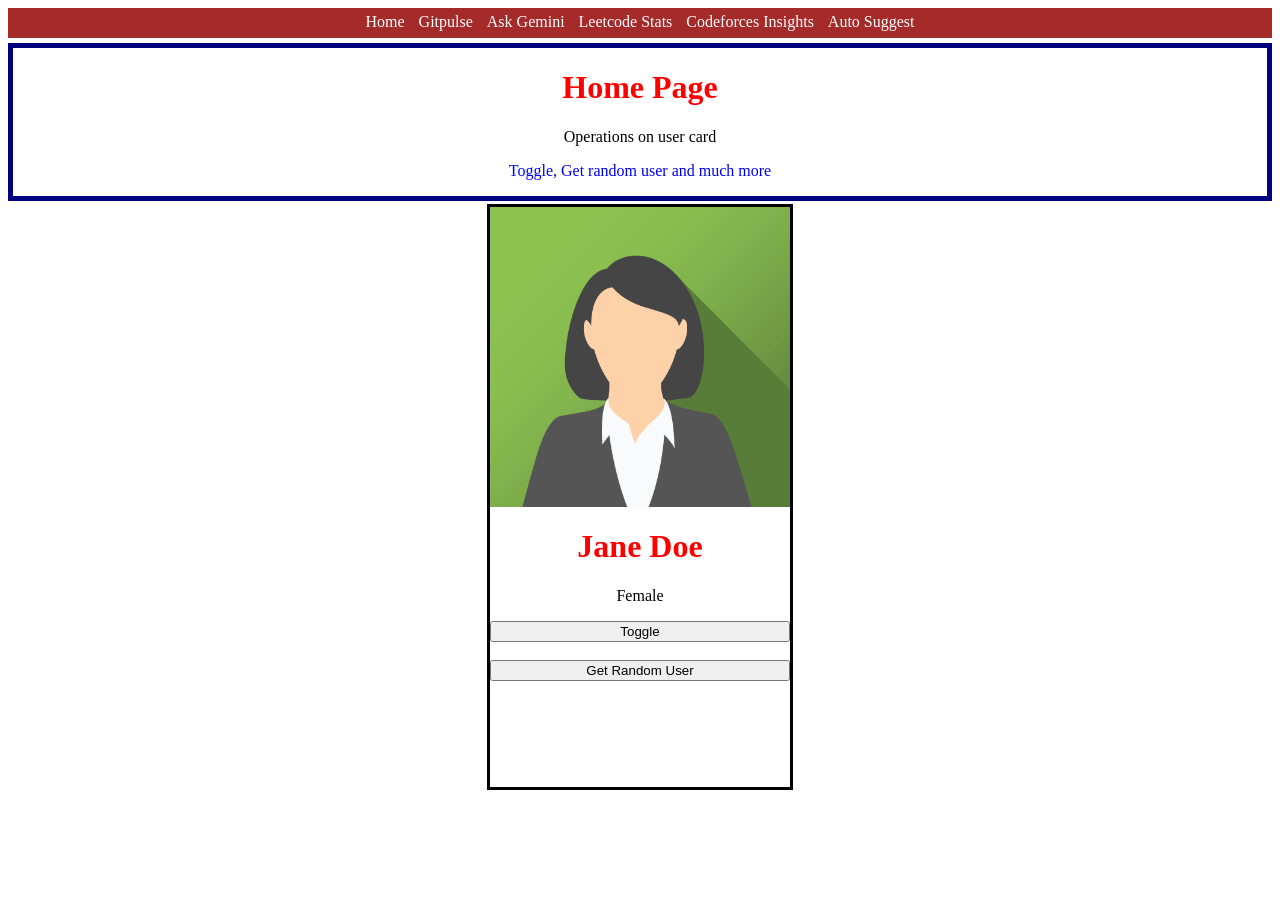
<file: frontend/index.html>
<!DOCTYPE html>
<html lang="en">
<head>
  <meta charset="UTF-8">
  <meta name="viewport" content="width=device-width, initial-scale=1.0">
  <title>Document</title>
  <link rel="stylesheet" href="index.css">
</head>
<body>

  <div id="nav">
    <a href="/"> Home </a>
    <a href="/gitpulse.html" target="_blank"> Gitpulse </a>
    <a href="/askgemini.html"> Ask Gemini </a>
    <a href="/leetcode-stats.html"> Leetcode Stats </a>
    <a href="/codeforces-insights.html"> Codeforces Insights </a>
    <a href="/pages/auto-suggest.html"> Auto Suggest </a>
    
  </div>
  <div id="home-intro">
    <h1> Home Page</h1>
    <p id="p1"> Operations on user card</p>
    <p id="p2"> Toggle, Get random user and much more</p>
  </div>

  <div id="card">
    <div id="card-img">
      <img id="img" src="./images/jane.png" alt="no img found">
    </div>

    <div id="action">
      <h1 id="card-name"> Jane Doe </h1>
      <p id="card-gender"> Female </p>
      
      
      <button onclick="toggle()" id="card-toggle"> Toggle </button>
      <br><br>
      <button onclick="getRandomUser()" id="card-random"> Get Random User </button>
    </div>
    </div>
  <script src="index.js"></script>
</body>
</html>
</file>
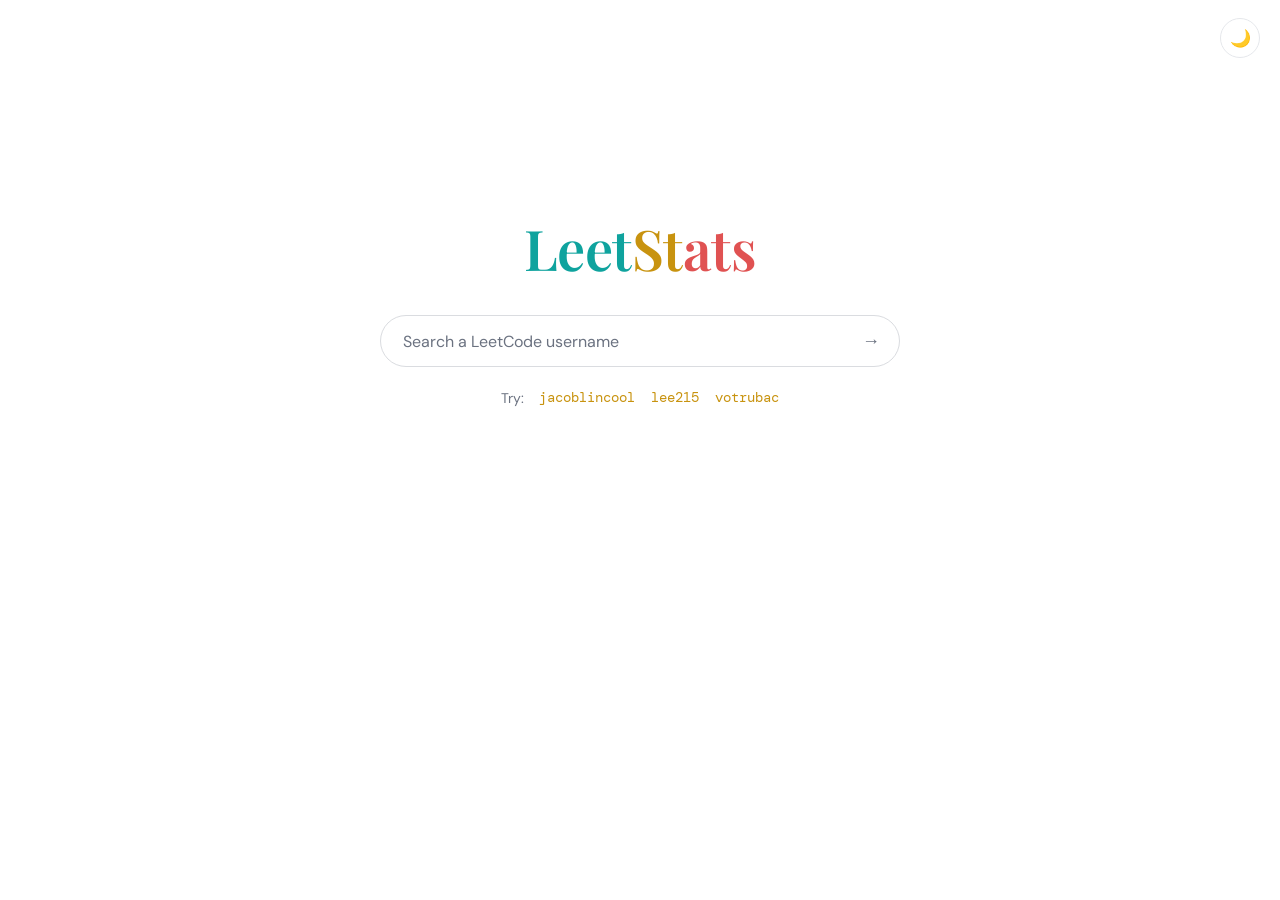
<file: frontend/leetcode-stats.html>
<!DOCTYPE html>
<html lang="en" data-theme="light">
<head>
<meta charset="UTF-8">
<meta name="viewport" content="width=device-width, initial-scale=1.0">
<title>LeetStats</title>
<link rel="preconnect" href="https://fonts.googleapis.com">
<link rel="preconnect" href="https://fonts.gstatic.com" crossorigin>
<link href="https://fonts.googleapis.com/css2?family=Playfair+Display:wght@600&family=DM+Sans:wght@400;500;700&family=DM+Mono:wght@400;500&display=swap" rel="stylesheet">

<style>
  :root, [data-theme="light"] {
    --bg: #ffffff;
    --text: #1f2328;
    --muted: #6b7280;
    --line: #e5e7eb;
    --surface: #ffffff;
    --input-border: #dadce0;
    --input-shadow: rgba(32, 33, 36, 0.12);
    --track: #f0f1f3;
    --easy: #0fa39e;
    --medium: #c8930f;
    --hard: #e05252;
    --accent: #c8930f;
    --card-shadow: 0 1px 3px rgba(32, 33, 36, 0.08), 0 8px 28px rgba(32, 33, 36, 0.06);
  }
  [data-theme="dark"] {
    --bg: #0a0b0d;
    --text: #e9e7e2;
    --muted: #8b8f98;
    --line: rgba(255, 255, 255, 0.09);
    --surface: #121418;
    --input-border: rgba(255, 255, 255, 0.14);
    --input-shadow: rgba(0, 0, 0, 0.5);
    --track: rgba(255, 255, 255, 0.08);
    --easy: #3ddad7;
    --medium: #e3b341;
    --hard: #ff6b6b;
    --accent: #e3b341;
    --card-shadow: 0 20px 50px rgba(0, 0, 0, 0.45);
  }

  * { margin: 0; padding: 0; box-sizing: border-box; }

  html, body { height: 100%; }

  body {
    background: var(--bg);
    color: var(--text);
    font-family: "DM Sans", system-ui, sans-serif;
    display: flex;
    flex-direction: column;
    align-items: center;
    transition: background 0.25s, color 0.25s;
  }

  /* theme toggle, top right */
  .theme-toggle {
    position: fixed;
    top: 18px;
    right: 20px;
    width: 40px;
    height: 40px;
    border-radius: 50%;
    border: 1px solid var(--line);
    background: var(--surface);
    color: var(--text);
    font-size: 17px;
    cursor: pointer;
    display: flex;
    align-items: center;
    justify-content: center;
    transition: background 0.25s, border-color 0.25s, transform 0.15s;
    z-index: 10;
  }
  .theme-toggle:hover { transform: scale(1.06); }
  .theme-toggle:focus-visible { outline: 2px solid var(--accent); outline-offset: 2px; }

  main {
    width: 100%;
    max-width: 640px;
    padding: 0 24px 64px;
    display: flex;
    flex-direction: column;
    align-items: center;
    /* Google-style: sits a bit above vertical center when idle */
    margin-top: clamp(96px, 24vh, 210px);
    transition: margin-top 0.45s cubic-bezier(0.3, 0.8, 0.3, 1);
  }
  body.has-result main { margin-top: 72px; }

  .wordmark {
    font-family: "Playfair Display", serif;
    font-weight: 600;
    font-size: clamp(40px, 8vw, 56px);
    letter-spacing: -0.01em;
    margin-bottom: 30px;
    user-select: none;
  }
  .wordmark .l { color: var(--easy); }
  .wordmark .e { color: var(--medium); }
  .wordmark .t { color: var(--hard); }

  /* search */
  .search {
    width: 100%;
    max-width: 520px;
    display: flex;
    align-items: center;
    gap: 12px;
    background: var(--surface);
    border: 1px solid var(--input-border);
    border-radius: 999px;
    padding: 0 8px 0 22px;
    height: 52px;
    transition: box-shadow 0.2s, border-color 0.2s, background 0.25s;
  }
  .search:focus-within {
    box-shadow: 0 2px 10px var(--input-shadow);
    border-color: transparent;
  }
  [data-theme="dark"] .search:focus-within { border-color: var(--accent); box-shadow: none; }

  .search input {
    flex: 1;
    min-width: 0;
    border: none;
    outline: none;
    background: transparent;
    color: var(--text);
    font-family: "DM Mono", monospace;
    font-size: 16px;
  }
  .search input::placeholder { color: var(--muted); font-family: "DM Sans", sans-serif; }

  .search button {
    border: none;
    background: transparent;
    color: var(--muted);
    font-size: 18px;
    width: 40px;
    height: 40px;
    border-radius: 50%;
    cursor: pointer;
    display: flex;
    align-items: center;
    justify-content: center;
    transition: color 0.15s, background 0.15s;
  }
  .search button:hover { color: var(--accent); background: var(--track); }
  .search button:focus-visible { outline: 2px solid var(--accent); outline-offset: 1px; }
  .search button:disabled { opacity: 0.45; cursor: wait; }

  .try {
    margin-top: 20px;
    font-size: 14px;
    color: var(--muted);
    display: flex;
    gap: 14px;
    align-items: center;
    flex-wrap: wrap;
    justify-content: center;
  }
  .try button {
    background: none;
    border: none;
    padding: 2px 1px;
    color: var(--accent);
    font-family: "DM Mono", monospace;
    font-size: 13.5px;
    cursor: pointer;
    border-bottom: 1px dashed transparent;
    transition: border-color 0.15s;
  }
  .try button:hover { border-bottom-color: var(--accent); }
  .try button:focus-visible { outline: 2px solid var(--accent); outline-offset: 2px; }

  /* states */
  .loader {
    margin-top: 52px;
    width: 34px; height: 34px;
    border: 3px solid var(--track);
    border-top-color: var(--accent);
    border-radius: 50%;
    animation: spin 0.8s linear infinite;
  }
  @keyframes spin { to { transform: rotate(360deg); } }

  .error {
    margin-top: 44px;
    text-align: center;
    color: var(--muted);
    font-size: 14.5px;
    line-height: 1.6;
    max-width: 420px;
  }
  .error b { color: var(--hard); font-weight: 700; display: block; margin-bottom: 4px; }

  /* card */
  .card {
    width: 100%;
    margin-top: 44px;
    background: var(--surface);
    border: 1px solid var(--line);
    border-radius: 18px;
    padding: 30px 34px;
    box-shadow: var(--card-shadow);
    animation: rise 0.45s cubic-bezier(0.2, 0.7, 0.3, 1) both;
    transition: background 0.25s, border-color 0.25s;
  }
  @keyframes rise {
    from { opacity: 0; transform: translateY(14px); }
    to   { opacity: 1; transform: translateY(0); }
  }

  .card-head {
    display: flex;
    justify-content: space-between;
    align-items: baseline;
    gap: 10px;
    flex-wrap: wrap;
    margin-bottom: 26px;
  }
  .card-head a {
    font-family: "Playfair Display", serif;
    font-size: 23px;
    font-weight: 600;
    color: var(--text);
    text-decoration: none;
  }
  .card-head a:hover { color: var(--accent); }
  .card-head .rank {
    font-family: "DM Mono", monospace;
    font-size: 13px;
    color: var(--muted);
  }
  .card-head .rank b { color: var(--accent); font-weight: 500; }

  .card-body {
    display: grid;
    grid-template-columns: 168px 1fr;
    gap: 34px;
    align-items: center;
  }

  .ring-wrap { position: relative; width: 168px; height: 168px; margin: 0 auto; }
  .ring-wrap svg { transform: rotate(-90deg); display: block; }
  .ring-track { fill: none; stroke: var(--track); stroke-width: 9; }
  .ring-fill {
    fill: none;
    stroke: var(--accent);
    stroke-width: 9;
    stroke-linecap: round;
    transition: stroke-dashoffset 1.1s cubic-bezier(0.3, 0.8, 0.3, 1), stroke 0.25s;
  }
  .ring-center {
    position: absolute; inset: 0;
    display: flex; flex-direction: column;
    align-items: center; justify-content: center;
  }
  .ring-center .big {
    font-family: "DM Mono", monospace;
    font-size: 36px;
    line-height: 1;
  }
  .ring-center .small {
    color: var(--muted);
    font-size: 11.5px;
    margin-top: 6px;
    letter-spacing: 0.06em;
    text-transform: uppercase;
  }

  .bars { display: flex; flex-direction: column; gap: 18px; }
  .bar-top {
    display: flex;
    justify-content: space-between;
    align-items: baseline;
    margin-bottom: 7px;
  }
  .bar-top .label {
    font-size: 12.5px;
    font-weight: 700;
    letter-spacing: 0.09em;
    text-transform: uppercase;
  }
  .bar-top .nums {
    font-family: "DM Mono", monospace;
    font-size: 13px;
    color: var(--muted);
  }
  .bar-top .nums b { color: var(--text); font-weight: 500; }
  .bar-track { height: 7px; border-radius: 99px; background: var(--track); overflow: hidden; }
  .bar-fill { height: 100%; width: 0; border-radius: 99px; transition: width 1.1s cubic-bezier(0.3, 0.8, 0.3, 1); }
  .easy   .label { color: var(--easy); }   .easy   .bar-fill { background: var(--easy); }
  .medium .label { color: var(--medium); } .medium .bar-fill { background: var(--medium); }
  .hard   .label { color: var(--hard); }   .hard   .bar-fill { background: var(--hard); }

  .hidden { display: none !important; }

  @media (max-width: 540px) {
    .card { padding: 24px 20px; }
    .card-body { grid-template-columns: 1fr; gap: 26px; }
  }

  @media (prefers-reduced-motion: reduce) {
    * { animation: none !important; transition: none !important; }
  }
</style>


</head>
<body>
  <button class="theme-toggle" id="theme-toggle" aria-label="Switch theme" title="Switch theme">🌙</button>

  <main>
    <h1 class="wordmark"><span class="l">Leet</span><span class="e">St</span><span class="t">ats</span></h1>

    <div class="search">
      <input id="username" type="text" placeholder="Search a LeetCode username" autocomplete="off" spellcheck="false" aria-label="LeetCode username">
      <button id="go" aria-label="Fetch stats" title="Fetch stats">→</button>
    </div>

    <div class="try">
      <span>Try:</span>
      <button data-u="jacoblincool">jacoblincool</button>
      <button data-u="lee215">lee215</button>
      <button data-u="votrubac">votrubac</button>
    </div>

    <div id="loading" class="loader hidden" role="status" aria-label="Loading"></div>

    <div id="error" class="error hidden" role="alert">
      <b>Couldn't fetch that profile</b>
      <span id="error-msg"></span>
    </div>

    <section id="card" class="card hidden" aria-live="polite">
      <div class="card-head">
        <a id="profile-link" href="#" target="_blank" rel="noopener"></a>
        <span class="rank">Rank <b id="ranking">—</b></span>
      </div>
      <div class="card-body">
        <div class="ring-wrap">
          <svg width="168" height="168" viewBox="0 0 168 168" aria-hidden="true">
            <circle class="ring-track" cx="84" cy="84" r="74"></circle>
            <circle class="ring-fill" id="ring" cx="84" cy="84" r="74"></circle>
          </svg>
          <div class="ring-center">
            <div class="big" id="total-solved">0</div>
            <div class="small" id="total-label">solved</div>
          </div>
        </div>
        <div class="bars">
          <div class="bar-row easy">
            <div class="bar-top"><span class="label">Easy</span>
              <span class="nums"><b id="easy-solved">0</b> / <span id="easy-total">0</span></span></div>
            <div class="bar-track"><div class="bar-fill" id="easy-bar"></div></div>
          </div>
          <div class="bar-row medium">
            <div class="bar-top"><span class="label">Medium</span>
              <span class="nums"><b id="medium-solved">0</b> / <span id="medium-total">0</span></span></div>
            <div class="bar-track"><div class="bar-fill" id="medium-bar"></div></div>
          </div>
          <div class="bar-row hard">
            <div class="bar-top"><span class="label">Hard</span>
              <span class="nums"><b id="hard-solved">0</b> / <span id="hard-total">0</span></span></div>
            <div class="bar-track"><div class="bar-fill" id="hard-bar"></div></div>
          </div>
        </div>
      </div>
    </section>
  </main>

<script>
(function () {
  "use strict";

  /* ---------- theme ---------- */
  var root = document.documentElement;
  var toggle = document.getElementById("theme-toggle");
  var prefersDark = window.matchMedia("(prefers-color-scheme: dark)").matches;
  setTheme(prefersDark ? "dark" : "light");

  function setTheme(t) {
    root.setAttribute("data-theme", t);
    toggle.textContent = t === "dark" ? "☀️" : "🌙";
  }
  toggle.addEventListener("click", function () {
    setTheme(root.getAttribute("data-theme") === "dark" ? "light" : "dark");
  });

  /* ---------- elements ---------- */
  var input = document.getElementById("username");
  var goBtn = document.getElementById("go");
  var loadingEl = document.getElementById("loading");
  var errorEl = document.getElementById("error");
  var errorMsg = document.getElementById("error-msg");
  var cardEl = document.getElementById("card");

  var RING_R = 74;
  var RING_C = 2 * Math.PI * RING_R;
  var ring = document.getElementById("ring");
  ring.setAttribute("stroke-dasharray", RING_C);
  ring.setAttribute("stroke-dashoffset", RING_C);

  /* ---------- data sources (tried in order) ---------- */
  var SOURCES = [
    {
      url: function (u) { return "https://leetcode-api-faisalshohag.vercel.app/" + encodeURIComponent(u); },
      parse: function (d) {
        if (!d || d.errors || d.totalSolved === undefined) return null;
        return pick(d);
      }
    },
    {
      url: function (u) { return "https://alfa-leetcode-api.onrender.com/userProfile/" + encodeURIComponent(u); },
      parse: function (d) {
        if (!d || d.errors || d.totalSolved === undefined) return null;
        return pick(d);
      }
    },
    {
      url: function (u) { return "https://leetcode-stats-api.herokuapp.com/" + encodeURIComponent(u); },
      parse: function (d) {
        if (!d || d.status !== "success") return null;
        return pick(d);
      }
    }
  ];

  function pick(d) {
    return {
      totalSolved: d.totalSolved, totalQuestions: d.totalQuestions,
      easySolved: d.easySolved, totalEasy: d.totalEasy,
      mediumSolved: d.mediumSolved, totalMedium: d.totalMedium,
      hardSolved: d.hardSolved, totalHard: d.totalHard,
      ranking: d.ranking
    };
  }

  function fetchWithTimeout(url, ms) {
    var ctrl = new AbortController();
    var t = setTimeout(function () { ctrl.abort(); }, ms);
    return fetch(url, { signal: ctrl.signal })
      .then(function (r) { return r.json(); })
      .finally(function () { clearTimeout(t); });
  }

  function fetchStats(username) {
    var i = 0;
    function tryNext() {
      if (i >= SOURCES.length) return Promise.reject(new Error("all sources failed"));
      var src = SOURCES[i++];
      return fetchWithTimeout(src.url(username), 12000)
        .then(function (json) {
          var parsed = src.parse(json);
          return parsed || tryNext();
        })
        .catch(function () { return tryNext(); });
    }
    return tryNext();
  }

  /* ---------- rendering ---------- */
  function fmt(n) {
    if (n === null || n === undefined || isNaN(n)) return "—";
    return Number(n).toLocaleString("en-US");
  }

  function countUp(el, target, ms) {
    var reduce = window.matchMedia("(prefers-reduced-motion: reduce)").matches;
    if (reduce || !target) { el.textContent = fmt(target || 0); return; }
    var start = performance.now();
    (function step(now) {
      var p = Math.min(((now || performance.now()) - start) / ms, 1);
      var eased = 1 - Math.pow(1 - p, 3);
      el.textContent = fmt(Math.round(target * eased));
      if (p < 1) requestAnimationFrame(step);
    })();
  }

  function setBar(id, solved, total) {
    var pct = total > 0 ? (solved / total) * 100 : 0;
    document.getElementById(id).style.width = Math.max(pct, solved > 0 ? 2 : 0) + "%";
  }

  function render(username, s) {
    var link = document.getElementById("profile-link");
    link.textContent = username;
    link.href = "https://leetcode.com/u/" + encodeURIComponent(username) + "/";

    document.getElementById("ranking").textContent = "#" + fmt(s.ranking);
    document.getElementById("total-label").textContent = "of " + fmt(s.totalQuestions);
    document.getElementById("easy-solved").textContent = fmt(s.easySolved);
    document.getElementById("easy-total").textContent = fmt(s.totalEasy);
    document.getElementById("medium-solved").textContent = fmt(s.mediumSolved);
    document.getElementById("medium-total").textContent = fmt(s.totalMedium);
    document.getElementById("hard-solved").textContent = fmt(s.hardSolved);
    document.getElementById("hard-total").textContent = fmt(s.totalHard);

    document.body.classList.add("has-result");
    cardEl.classList.remove("hidden");

    requestAnimationFrame(function () {
      requestAnimationFrame(function () {
        countUp(document.getElementById("total-solved"), s.totalSolved, 1100);
        var pct = s.totalQuestions > 0 ? s.totalSolved / s.totalQuestions : 0;
        ring.setAttribute("stroke-dashoffset", RING_C * (1 - pct));
        setBar("easy-bar", s.easySolved, s.totalEasy);
        setBar("medium-bar", s.mediumSolved, s.totalMedium);
        setBar("hard-bar", s.hardSolved, s.totalHard);
      });
    });
  }

  function resetCard() {
    ring.setAttribute("stroke-dashoffset", RING_C);
    ["easy-bar", "medium-bar", "hard-bar"].forEach(function (id) {
      document.getElementById(id).style.width = "0";
    });
    document.getElementById("total-solved").textContent = "0";
  }

  /* ---------- flow ---------- */
  var busy = false;

  function lookup(username) {
    username = (username || "").trim();
    if (!username || busy) return;
    busy = true;

    input.value = username;
    goBtn.disabled = true;
    errorEl.classList.add("hidden");
    cardEl.classList.add("hidden");
    resetCard();
    loadingEl.classList.remove("hidden");

    fetchStats(username)
      .then(function (stats) {
        loadingEl.classList.add("hidden");
        render(username, stats);
      })
      .catch(function () {
        loadingEl.classList.add("hidden");
        errorMsg.textContent = 'No stats found for "' + username +
          '". Check the spelling, or the public stats APIs may be briefly busy — try again in a moment.';
        errorEl.classList.remove("hidden");
      })
      .finally(function () {
        goBtn.disabled = false;
        busy = false;
      });
  }

  goBtn.addEventListener("click", function () { lookup(input.value); });
  input.addEventListener("keydown", function (e) { if (e.key === "Enter") lookup(input.value); });
  document.querySelectorAll(".try button").forEach(function (b) {
    b.addEventListener("click", function () { lookup(b.dataset.u); });
  });
})();
</script>
</body>
</html>
</file>
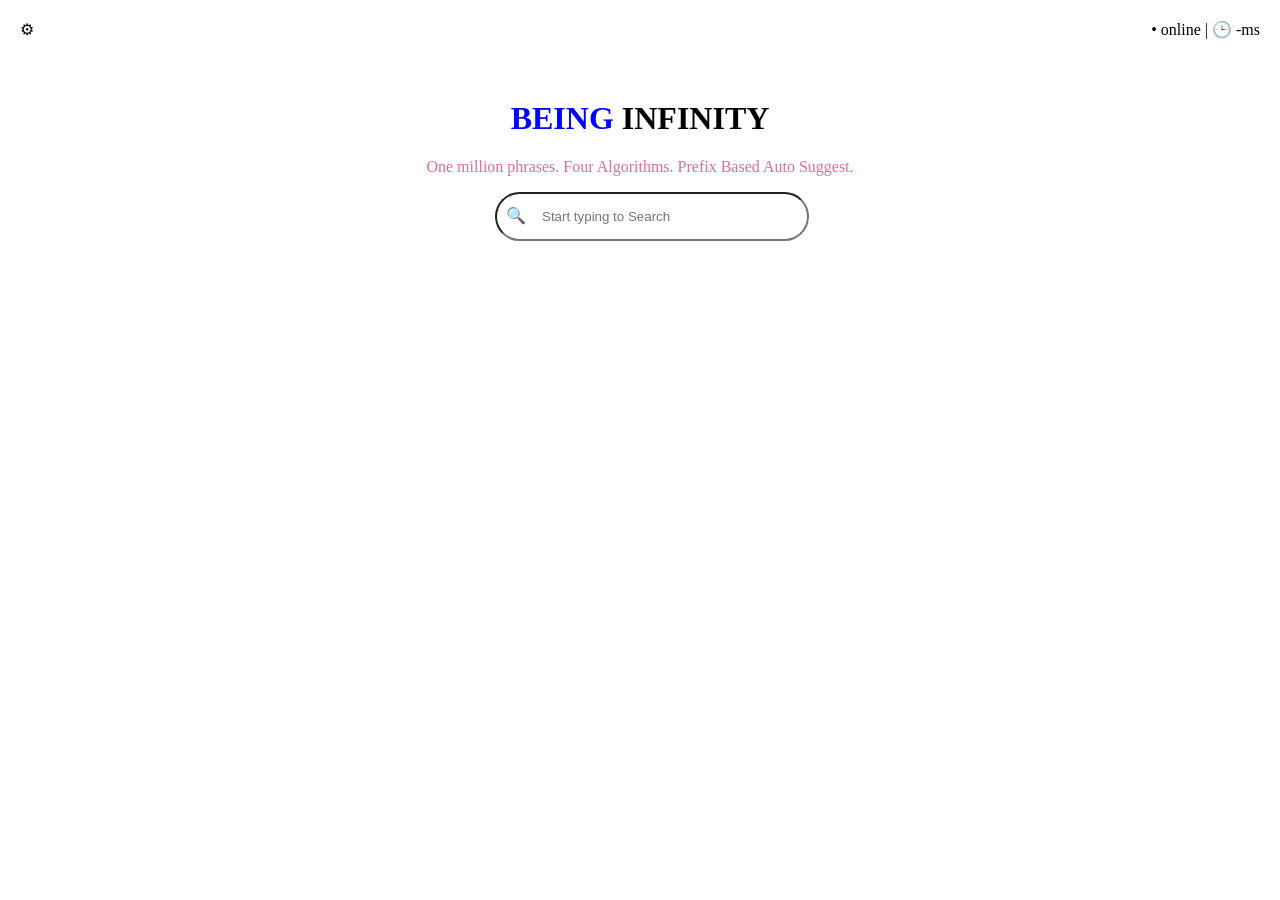
<file: frontend/pages/auto-suggest.html>
<!DOCTYPE html>
<html lang="en">
<head>
    <meta charset="UTF-8">
    <meta name="viewport" content="width=device-width, initial-scale=1.0">
    <title>Document</title>
    <style>
        .left-bar{
            position: fixed;
            top: 20px;
            left: 20px;
        }
        .right-bar{
            position: fixed;
            top: 20px;
            right: 20px;
        }
        .search-section{
            text-align: center;
            margin-top: 100px;
        }
        
            .logo-first{
                color : blue;
            }
            .tagline{
                color: palevioletred;
            }
            .lens{
                position: relative;
                left: 35px;
            }
            .search-bar{
                padding: 15px 15px 15px 45px;
                border-radius: 40px;
                width: 250px;

            }
            #suggestion-box{
                border: 1px solid black;
                width: 45%;
                margin-left: 29%;
                
            }
            #suggestion-item{
                border: 1px solid black;
                padding:10px ;
                border-radius: 10px;


            }
            
    </style>
</head>
<body>
    <div>
        <span class="left-bar">&#9881</span>
        <span class="right-bar"> &#x2022; online | &#x1F552; -ms</span>
    </div>
    <div class="search-section">
        <h1><span class="logo-first">BEING </span>INFINITY</h1>
        <p><span class="tagline">One million phrases. Four Algorithms. Prefix Based Auto Suggest.</span></p>
       <span><span class="lens">&#128269;</span>
      <input class="search-bar" id="search-bar" placeholder="Start typing to Search">
       <div id="suggestionBox">
        
       </div>
    </div>
    <script>
      var searchBar=document.getElementById("search-bar");
       var suggestionBox=document.getElementById("suggestionBox");
      
      searchBar.addEventListener("input",function(){ 
        /*get user type text
        api call to get suggestions
        display data results in html*/
        var userInput = searchBar.value;
        if(userInput.trim() == "")
      {

      }
      else{
        var url1= "https://autosuggest-backend.onrender.com/api/autosuggest?q=";
        var url3 ="&algorithm=brute&limit=10&weighted=false";
        var url = url1 + userInput+ url3;
        fetch(url).
         then(function(response){
            return response.json();
         })
         .then(function(data){
            console.log(data);
            var resultsArray=data.results;
            var htmlResults="";
            for(var i=0;i<resultsArray.length;i++)
         {
            htmlResults+="<div id='suggestion-item'>" + resultsArray[i].text + "</div>"
         }
            suggestionBox.innerHTML = htmlResults;
      })
      }
      })
    </script>
</body>
</html>
</file>
<file: frontend/index.css>
h1{
    color : red;
}
  #home-intro{
    text-align: center;

    /* border: 5px;
    //border-color: black;
    border-style: solid;*/
    border: 5px solid navy;
  }
 
     #home-intro:hover{
        background-color: palevioletred;
     }
    #p2{
        color: blue;
    }

    #nav{
        text-align: center;
        background-color: brown;
        height: 25px;
        padding-top: 5px;
        margin-bottom: 5px;
    }

    #nav a{
        margin: 0px 5px;
        text-decoration: none;
        color: white;
    }
    #card{
        align-items: center;
        margin-top: 5px;
        border:3px solid black;
        width: 300px;
        height: 580px;
        margin: 3px auto;
    }
    #card-img{
        width: 300px;
        height: 300px;
        align-items: center;
        margin: 0px auto;
    }
     img{
        width: 300px;
        height: 300px;
    }
  
    #action{
        text-align: center;
    }
    button{
        width: 300px;
    }
</file>
